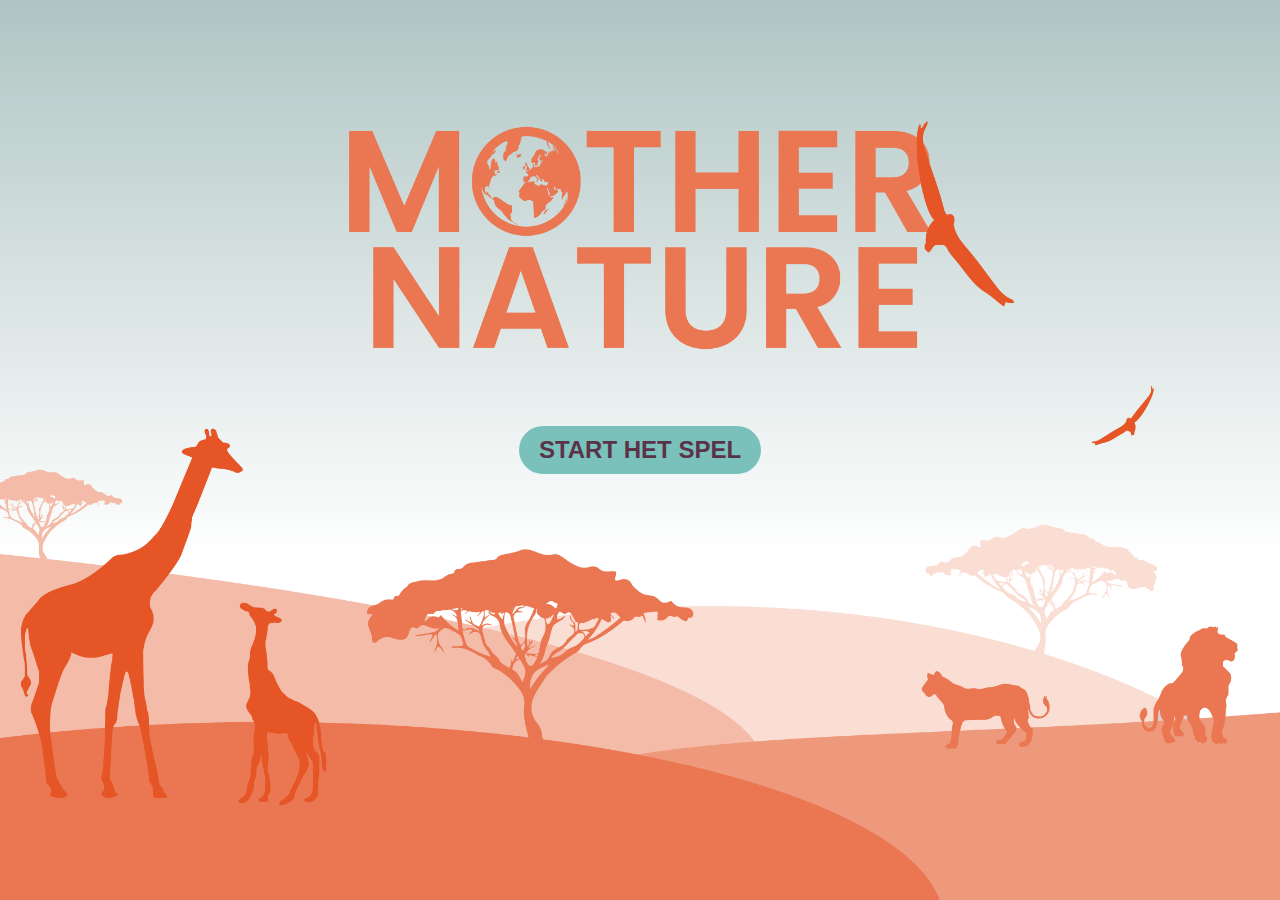
<file: pages/startpagina/startpagina.html>
<!DOCTYPE html>
<html lang="en">

<head>
    <meta charset="UTF-8">
    <meta name="viewport" content="width=device-width, initial-scale=1.0">
    <title>Mother Nature</title>
    <link rel="stylesheet" href="../../styles/styles.css">
    <link rel="stylesheet" href="./startpaginaStyles.css">
</head>

<body>
    <a href="../../index.html" class="start-knop">START HET SPEL</a>
</body>

<script>
    // Clear localStorage when the page is loaded
    localStorage.clear();
</script>

</html>
</file>
<file: styles/styles.css>
/* Deze file bevat de stijlen van de game interface */
/* Algemene stijl */
body {
  font-family: "poppins", sans-serif;
  font-weight: 600;
  font-style: normal;
  text-align: center;
  font-size: 1.5rem;
  color: #3f1428;
}

/* Stijl van de startknop */
.start-knop {
  color: #5b3348;
  background-color: #7ac1bc;
  border-radius: 50px;
  padding: 10px 20px;
}

/* Stijl van de header */
h1 {
  color: #E65B27;
  font-size: 2rem;
}

/* Stijl van de container */
.players-container {
  display: flex;
  justify-content: center;
  flex-wrap: wrap;
  gap: 1rem;
  margin: 2rem 0;
  padding: 1rem;
}

/* Stijl van de speler iconen */
.player-icon {
  width: 50px;
  height: 50px;
  border-radius: 50%;
  background-color: #7ac1bc;
  display: flex;
  align-items: center;
  justify-content: center;
  font-size: 1.5rem;
  border: 2px solid transparent;
  transition: background-color 0.3s, border 0.3s;
}

/* Stijl voor goede weergave op kleinere schermen */
@media (max-width: 600px) {

  h1 {
    font-size: 1.5rem;
    padding: 3rem;
  }
  .player-icon {
    width: 30px;
    height: 30px;
    font-size: 1rem;
  }
}

/* Hover effect voor speler iconen */
.player-icon:hover{
  cursor: pointer;
}

/* Stijl voor geselecteerde speler iconen */
.player-icon.selected {
  border: 2px solid #d4704f;
  background-color: #d4704f;
}

/* Stijl voor de knop */
.button {
  font-family: "poppins", sans-serif;
  font-weight: 600;
  font-style: normal;
  color: #5b3348;
  background-color: #7ac1bc;
  padding: 5px 15px;
  border-radius: 50px;
  border: none;
  font-size: 24px;
  cursor: pointer;
  transition: background-color 0.3s;
}

/* Stijl voor de knop bij hover */
.button:hover {
  background-color: #d4704f;
  color: #3f1428;
}

/* Stijl voor de knop wanneer niet geactiveerd */
.button:disabled {
  background-color: #ccc;
  cursor: not-allowed;
}

/* index pagina */
/* Stijl voor de startknop */
.start-knop {
  font-size: 24px;
  border: none;
  cursor: pointer;
  text-decoration: none;
  transition: background-color 0.3s;
}

/* Stijl voor de startknop bij hover */
.start-knop:hover {
  background-color: #d4704f;
}

/* aanmeldpagina */
/* Stijl voor de container */
.container {
  max-width: 500px;
  margin: auto;
  padding: 3rem;
  background-color:#cfdddf;
  border-radius: 7rem;
}
/* Stijl voor de container op kleinere schermen */
@media (max-width: 600px) {
  .container {
    padding: 1rem;
    margin: 1rem;
    border-radius: 2rem;
  }
}

/* Stijl voor de labels en invoervelden */
label {
  display: block;
  margin-top: 1rem;
  font-weight: bold;
  color: #E65B27;
}

/* Stijl voor de invoervelden */
input,
select {
  font-family: "poppins", sans-serif;
  font-weight: 600;
  font-style: normal;
  width: 100%;
  padding: 0.5em;
  margin-top: 1rem;
  margin-bottom: 1em;
  border-radius: 5px;
  border: 1px solid #d3d5cb;
  background-color:#7ac1bc;
  color:#5b3348;
}
</file>
<file: pages/startpagina/startpaginaStyles.css>
body {
    margin: 0;
    padding: 0;
    background-image: url('/assets/images/startpagina-1.png');
    background-size: cover;
    background-position: center;
    background-repeat: no-repeat;
    height: 100vh;
    display: flex;
    justify-content: center;
    align-items: center;
}
</file>
